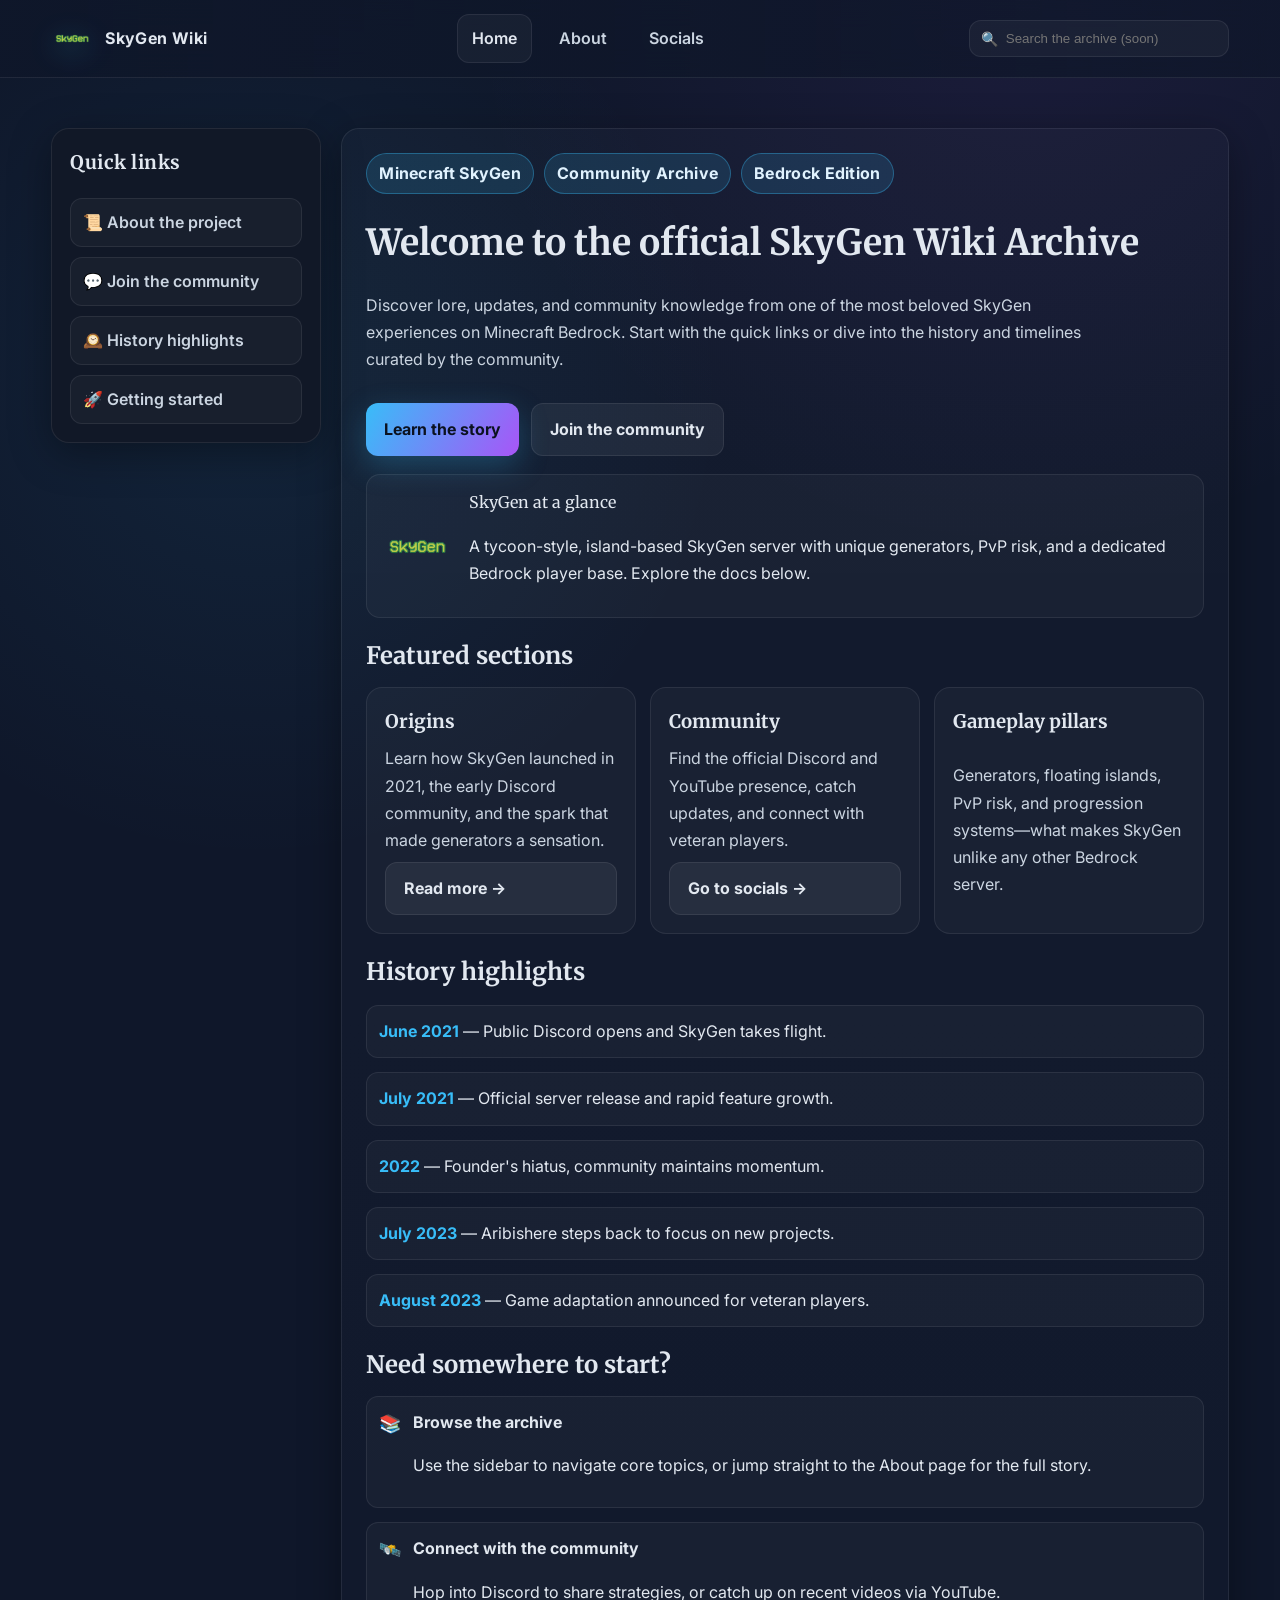
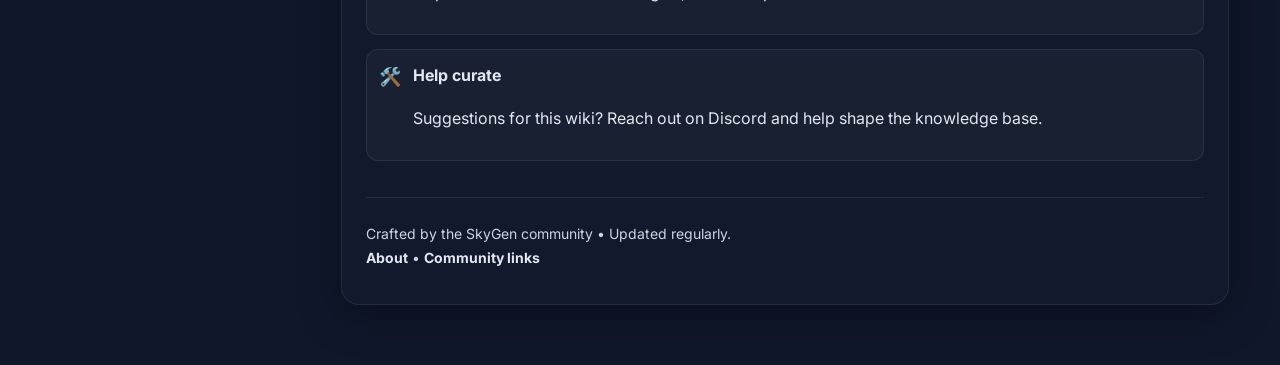
<file: index.html>
<!DOCTYPE html>
<html lang="en">

<head>
  <meta charset="UTF-8" />
  <meta name="viewport" content="width=device-width, initial-scale=1.0" />
  <title>SkyGen Wiki</title>
  <link rel="preconnect" href="https://fonts.googleapis.com">
  <link rel="preconnect" href="https://fonts.gstatic.com" crossorigin>
  <link href="https://fonts.googleapis.com/css2?family=Inter:wght@400;600;700&family=Merriweather:wght@700&display=swap"
    rel="stylesheet">
  <link rel="stylesheet" href="style.css" />
</head>

<body>
  <header class="topbar">
    <div class="page-shell topbar-inner">
      <div class="brand">
        <img src="SkyGen_logo.png" alt="SkyGen logo" />
        <div class="brand-name">SkyGen Wiki</div>
      </div>
      <nav class="nav" aria-label="Primary">
        <a href="index.html" class="active">Home</a>
        <a href="about.html">About</a>
        <a href="socials.html">Socials</a>
      </nav>
      <div class="search">
        <span class="icon">🔍</span>
        <input aria-label="Search" type="search" placeholder="Search the archive (soon)" />
      </div>
    </div>
  </header>

  <div class="page-shell">
    <div class="layout">
      <aside class="sidebar">
        <h3>Quick links</h3>
        <div class="links">
          <a href="about.html">📜 About the project</a>
          <a href="socials.html">💬 Join the community</a>
          <a href="#history">🕰️ History highlights</a>
          <a href="#get-started">🚀 Getting started</a>
        </div>
      </aside>

      <main class="content-card">
        <section class="hero">
          <div class="badges">
            <span class="badge">Minecraft SkyGen</span>
            <span class="badge">Community Archive</span>
            <span class="badge">Bedrock Edition</span>
          </div>
          <h1>Welcome to the official <strong>SkyGen</strong> Wiki Archive</h1>
          <p>
            Discover lore, updates, and community knowledge from one of the most beloved SkyGen experiences on
            Minecraft Bedrock. Start with the quick links or dive into the history and timelines curated by the
            community.
          </p>
          <div class="cta-row" id="get-started">
            <a class="button primary" href="about.html">Learn the story</a>
            <a class="button" href="socials.html">Join the community</a>
          </div>
        </section>

        <div class="logo-panel">
          <img src="SkyGen_logo.png" alt="SkyGen logo" />
          <div>
            <div class="section-title">SkyGen at a glance</div>
            <p class="muted">A tycoon-style, island-based SkyGen server with unique generators, PvP risk, and a dedicated
              Bedrock player base. Explore the docs below.</p>
          </div>
        </div>

        <section style="margin-top: 18px;">
          <h2 class="section-title">Featured sections</h2>
          <div class="grid">
            <div class="card">
              <h3>Origins</h3>
              <p>Learn how SkyGen launched in 2021, the early Discord community, and the spark that made generators a
                sensation.</p>
              <a class="button" href="about.html">Read more →</a>
            </div>
            <div class="card">
              <h3>Community</h3>
              <p>Find the official Discord and YouTube presence, catch updates, and connect with veteran players.</p>
              <a class="button" href="socials.html">Go to socials →</a>
            </div>
            <div class="card">
              <h3>Gameplay pillars</h3>
              <p>Generators, floating islands, PvP risk, and progression systems—what makes SkyGen unlike any other
                Bedrock server.</p>
            </div>
          </div>
        </section>

        <section id="history" style="margin-top: 18px;">
          <h2 class="section-title">History highlights</h2>
          <div class="timeline">
            <div class="timeline-item"><strong>June 2021</strong> — Public Discord opens and SkyGen takes flight.
            </div>
            <div class="timeline-item"><strong>July 2021</strong> — Official server release and rapid feature growth.</div>
            <div class="timeline-item"><strong>2022</strong> — Founder's hiatus, community maintains momentum.</div>
            <div class="timeline-item"><strong>July 2023</strong> — Aribishere steps back to focus on new projects.</div>
            <div class="timeline-item"><strong>August 2023</strong> — Game adaptation announced for veteran players.</div>
          </div>
        </section>

        <section style="margin-top: 18px;">
          <h2 class="section-title">Need somewhere to start?</h2>
          <div class="info-list">
            <div class="info-item">
              <div class="icon">📚</div>
              <div>
                <strong>Browse the archive</strong>
                <p>Use the sidebar to navigate core topics, or jump straight to the About page for the full story.</p>
              </div>
            </div>
            <div class="info-item">
              <div class="icon">🛰️</div>
              <div>
                <strong>Connect with the community</strong>
                <p>Hop into Discord to share strategies, or catch up on recent videos via YouTube.</p>
              </div>
            </div>
            <div class="info-item">
              <div class="icon">🛠️</div>
              <div>
                <strong>Help curate</strong>
                <p>Suggestions for this wiki? Reach out on Discord and help shape the knowledge base.</p>
              </div>
            </div>
          </div>
        </section>

        <footer class="footer">
          <div>Crafted by the SkyGen community • Updated regularly.</div>
          <div><a href="about.html">About</a> • <a href="socials.html">Community links</a></div>
        </footer>
      </main>
    </div>
  </div>
</body>

</html>
</file>
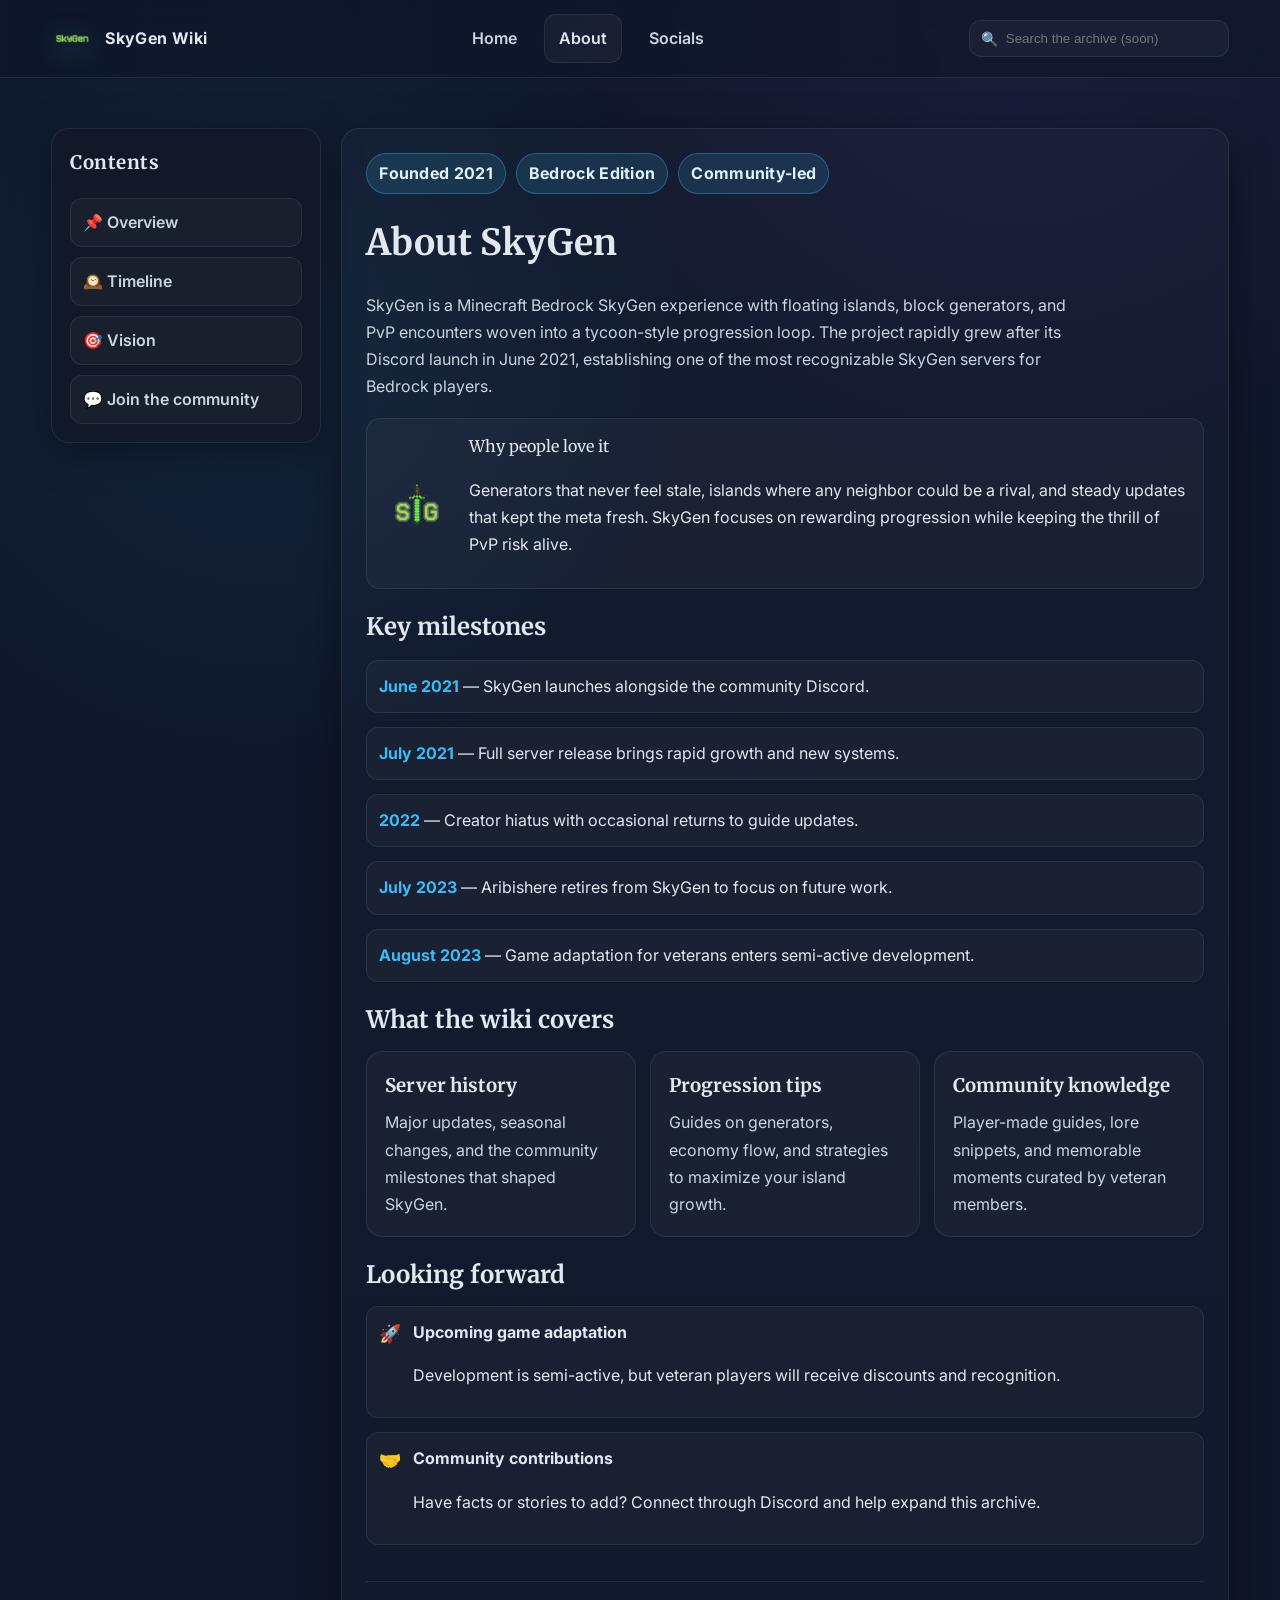
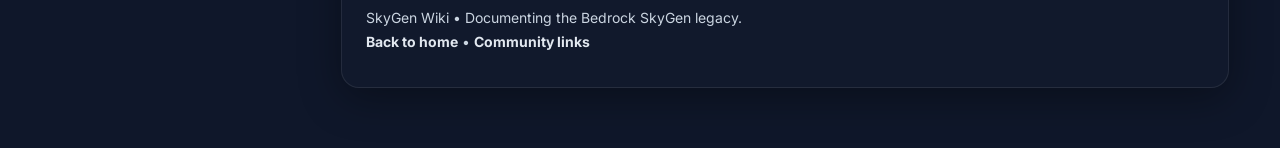
<file: about.html>
<!DOCTYPE html>
<html lang="en">

<head>
  <meta charset="UTF-8" />
  <meta name="viewport" content="width=device-width, initial-scale=1.0" />
  <title>SkyGen Wiki | About</title>
  <link rel="preconnect" href="https://fonts.googleapis.com">
  <link rel="preconnect" href="https://fonts.gstatic.com" crossorigin>
  <link href="https://fonts.googleapis.com/css2?family=Inter:wght@400;600;700&family=Merriweather:wght@700&display=swap"
    rel="stylesheet">
  <link rel="stylesheet" href="style.css" />
</head>

<body>
  <header class="topbar">
    <div class="page-shell topbar-inner">
      <div class="brand">
        <img src="SkyGen_logo.png" alt="SkyGen logo" />
        <div class="brand-name">SkyGen Wiki</div>
      </div>
      <nav class="nav" aria-label="Primary">
        <a href="index.html">Home</a>
        <a href="about.html" class="active">About</a>
        <a href="socials.html">Socials</a>
      </nav>
      <div class="search">
        <span class="icon">🔍</span>
        <input aria-label="Search" type="search" placeholder="Search the archive (soon)" />
      </div>
    </div>
  </header>

  <div class="page-shell">
    <div class="layout">
      <aside class="sidebar">
        <h3>Contents</h3>
        <div class="links">
          <a href="#overview">📌 Overview</a>
          <a href="#timeline">🕰️ Timeline</a>
          <a href="#vision">🎯 Vision</a>
          <a href="socials.html">💬 Join the community</a>
        </div>
      </aside>

      <main class="content-card">
        <section class="hero" id="overview">
          <div class="badges">
            <span class="badge">Founded 2021</span>
            <span class="badge">Bedrock Edition</span>
            <span class="badge">Community-led</span>
          </div>
          <h1>About SkyGen</h1>
          <p>
            SkyGen is a Minecraft Bedrock SkyGen experience with floating islands, block generators, and PvP encounters
            woven into a tycoon-style progression loop. The project rapidly grew after its Discord launch in June 2021,
            establishing one of the most recognizable SkyGen servers for Bedrock players.
          </p>
        </section>

        <section style="margin-top: 12px;">
          <div class="logo-panel">
            <img src="skygen_logo2.png" alt="SkyGen secondary logo" />
            <div>
              <div class="section-title">Why people love it</div>
              <p class="muted">
                Generators that never feel stale, islands where any neighbor could be a rival, and steady updates that kept
                the meta fresh. SkyGen focuses on rewarding progression while keeping the thrill of PvP risk alive.
              </p>
            </div>
          </div>
        </section>

        <section id="timeline" style="margin-top: 18px;">
          <h2 class="section-title">Key milestones</h2>
          <div class="timeline">
            <div class="timeline-item"><strong>June 2021</strong> — SkyGen launches alongside the community Discord.</div>
            <div class="timeline-item"><strong>July 2021</strong> — Full server release brings rapid growth and new systems.</div>
            <div class="timeline-item"><strong>2022</strong> — Creator hiatus with occasional returns to guide updates.</div>
            <div class="timeline-item"><strong>July 2023</strong> — Aribishere retires from SkyGen to focus on future work.</div>
            <div class="timeline-item"><strong>August 2023</strong> — Game adaptation for veterans enters semi-active development.</div>
          </div>
        </section>

        <section id="vision" style="margin-top: 18px;">
          <h2 class="section-title">What the wiki covers</h2>
          <div class="grid">
            <div class="card">
              <h3>Server history</h3>
              <p>Major updates, seasonal changes, and the community milestones that shaped SkyGen.</p>
            </div>
            <div class="card">
              <h3>Progression tips</h3>
              <p>Guides on generators, economy flow, and strategies to maximize your island growth.</p>
            </div>
            <div class="card">
              <h3>Community knowledge</h3>
              <p>Player-made guides, lore snippets, and memorable moments curated by veteran members.</p>
            </div>
          </div>
        </section>

        <section style="margin-top: 18px;">
          <h2 class="section-title">Looking forward</h2>
          <div class="info-list">
            <div class="info-item">
              <div class="icon">🚀</div>
              <div>
                <strong>Upcoming game adaptation</strong>
                <p>Development is semi-active, but veteran players will receive discounts and recognition.</p>
              </div>
            </div>
            <div class="info-item">
              <div class="icon">🤝</div>
              <div>
                <strong>Community contributions</strong>
                <p>Have facts or stories to add? Connect through Discord and help expand this archive.</p>
              </div>
            </div>
          </div>
        </section>

        <footer class="footer">
          <div>SkyGen Wiki • Documenting the Bedrock SkyGen legacy.</div>
          <div><a href="index.html">Back to home</a> • <a href="socials.html">Community links</a></div>
        </footer>
      </main>
    </div>
  </div>
</body>

</html>
</file>
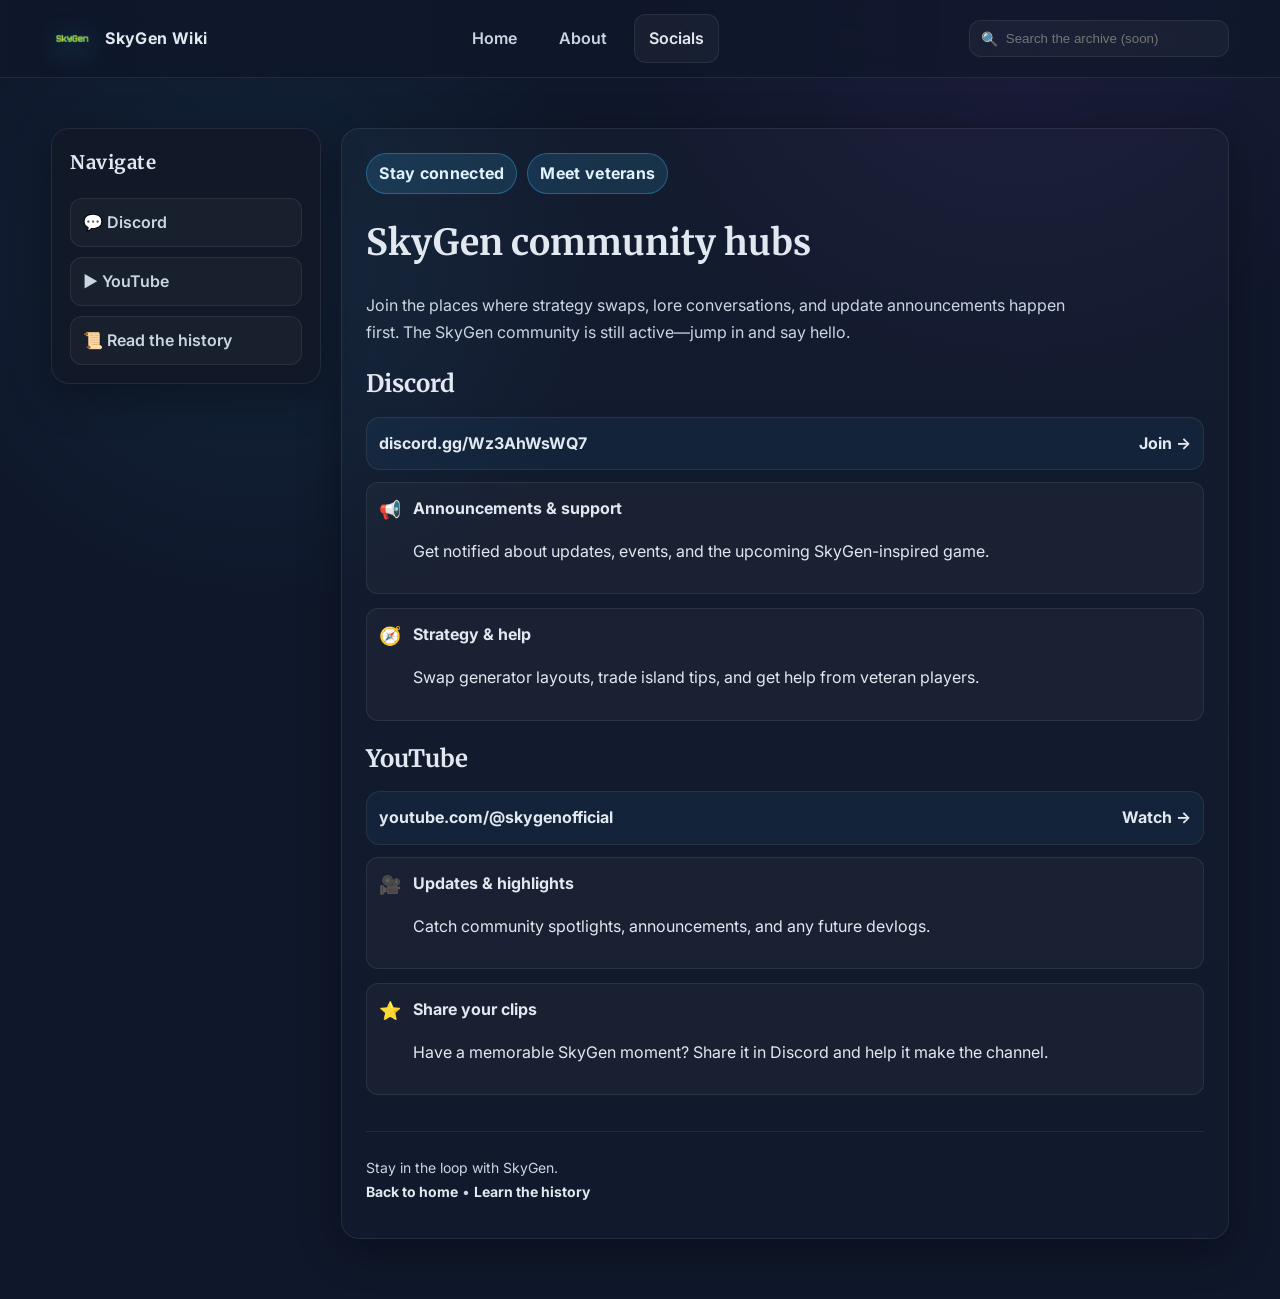
<file: socials.html>
<!DOCTYPE html>
<html lang="en">

<head>
  <meta charset="UTF-8" />
  <meta name="viewport" content="width=device-width, initial-scale=1.0" />
  <title>SkyGen Wiki | Socials</title>
  <link rel="preconnect" href="https://fonts.googleapis.com">
  <link rel="preconnect" href="https://fonts.gstatic.com" crossorigin>
  <link href="https://fonts.googleapis.com/css2?family=Inter:wght@400;600;700&family=Merriweather:wght@700&display=swap"
    rel="stylesheet">
  <link rel="stylesheet" href="style.css" />
</head>

<body>
  <header class="topbar">
    <div class="page-shell topbar-inner">
      <div class="brand">
        <img src="SkyGen_logo.png" alt="SkyGen logo" />
        <div class="brand-name">SkyGen Wiki</div>
      </div>
      <nav class="nav" aria-label="Primary">
        <a href="index.html">Home</a>
        <a href="about.html">About</a>
        <a href="socials.html" class="active">Socials</a>
      </nav>
      <div class="search">
        <span class="icon">🔍</span>
        <input aria-label="Search" type="search" placeholder="Search the archive (soon)" />
      </div>
    </div>
  </header>

  <div class="page-shell">
    <div class="layout">
      <aside class="sidebar">
        <h3>Navigate</h3>
        <div class="links">
          <a href="#discord">💬 Discord</a>
          <a href="#youtube">▶️ YouTube</a>
          <a href="about.html">📜 Read the history</a>
        </div>
      </aside>

      <main class="content-card">
        <section class="hero">
          <div class="badges">
            <span class="badge">Stay connected</span>
            <span class="badge">Meet veterans</span>
          </div>
          <h1>SkyGen community hubs</h1>
          <p>
            Join the places where strategy swaps, lore conversations, and update announcements happen first. The SkyGen
            community is still active—jump in and say hello.
          </p>
        </section>

        <section id="discord" style="margin-top: 12px;">
          <h2 class="section-title">Discord</h2>
          <div class="social-links">
            <a href="https://discord.gg/Wz3AhWsWQ7" target="_blank" rel="noopener noreferrer">
              <span>discord.gg/Wz3AhWsWQ7</span>
              <span>Join →</span>
            </a>
          </div>
          <div class="info-list" style="margin-top: 12px;">
            <div class="info-item">
              <div class="icon">📢</div>
              <div>
                <strong>Announcements & support</strong>
                <p>Get notified about updates, events, and the upcoming SkyGen-inspired game.</p>
              </div>
            </div>
            <div class="info-item">
              <div class="icon">🧭</div>
              <div>
                <strong>Strategy & help</strong>
                <p>Swap generator layouts, trade island tips, and get help from veteran players.</p>
              </div>
            </div>
          </div>
        </section>

        <section id="youtube" style="margin-top: 18px;">
          <h2 class="section-title">YouTube</h2>
          <div class="social-links">
            <a href="https://www.youtube.com/@skygenofficial" target="_blank" rel="noopener noreferrer">
              <span>youtube.com/@skygenofficial</span>
              <span>Watch →</span>
            </a>
          </div>
          <div class="info-list" style="margin-top: 12px;">
            <div class="info-item">
              <div class="icon">🎥</div>
              <div>
                <strong>Updates & highlights</strong>
                <p>Catch community spotlights, announcements, and any future devlogs.</p>
              </div>
            </div>
            <div class="info-item">
              <div class="icon">⭐</div>
              <div>
                <strong>Share your clips</strong>
                <p>Have a memorable SkyGen moment? Share it in Discord and help it make the channel.</p>
              </div>
            </div>
          </div>
        </section>

        <footer class="footer">
          <div>Stay in the loop with SkyGen.</div>
          <div><a href="index.html">Back to home</a> • <a href="about.html">Learn the history</a></div>
        </footer>
      </main>
    </div>
  </div>
</body>

</html>
</file>
<file: style.css>
:root {
  --bg: #0f172a;
  --bg-soft: #111827;
  --panel: #111827;
  --muted: #cbd5e1;
  --text: #e2e8f0;
  --accent: #38bdf8;
  --accent-2: #a855f7;
  --border: rgba(255, 255, 255, 0.08);
  --shadow: 0 10px 40px rgba(0, 0, 0, 0.35);
  --radius: 18px;
  --font-body: "Inter", "Segoe UI", system-ui, -apple-system, sans-serif;
  --font-heading: "Merriweather", "Georgia", serif;
}

* {
  box-sizing: border-box;
}

body {
  margin: 0;
  min-height: 100vh;
  background: radial-gradient(circle at 20% 20%, rgba(56, 189, 248, 0.08), transparent 25%),
    radial-gradient(circle at 80% 0%, rgba(168, 85, 247, 0.08), transparent 25%),
    var(--bg);
  color: var(--text);
  font-family: var(--font-body);
  line-height: 1.7;
  display: flex;
  flex-direction: column;
}

a {
  color: inherit;
  text-decoration: none;
}

a:hover {
  color: var(--accent);
}

.page-shell {
  width: min(1200px, 92vw);
  margin: 0 auto;
  padding: 24px 0 60px;
}

.topbar {
  position: sticky;
  top: 0;
  z-index: 10;
  backdrop-filter: blur(14px);
  background: linear-gradient(90deg, rgba(15, 23, 42, 0.9), rgba(15, 23, 42, 0.7));
  border-bottom: 1px solid var(--border);
}

.topbar-inner {
  display: flex;
  align-items: center;
  justify-content: space-between;
  gap: 16px;
  padding: 14px 0;
}

.brand {
  display: flex;
  align-items: center;
  gap: 12px;
}

.brand img {
  width: 42px;
  height: 42px;
  object-fit: contain;
  filter: drop-shadow(0 6px 14px rgba(56, 189, 248, 0.4));
}

.brand-name {
  font-weight: 700;
  letter-spacing: 0.4px;
}

.nav {
  display: flex;
  align-items: center;
  gap: 12px;
}

.nav a {
  padding: 10px 14px;
  border-radius: 12px;
  border: 1px solid transparent;
  color: var(--muted);
  transition: all 0.2s ease;
  font-weight: 600;
}

.nav a.active,
.nav a:hover {
  border-color: var(--border);
  color: var(--text);
  background: rgba(255, 255, 255, 0.04);
}

.search {
  position: relative;
  flex: 1;
  max-width: 260px;
}

.search input {
  width: 100%;
  padding: 10px 14px 10px 36px;
  border-radius: 12px;
  border: 1px solid var(--border);
  background: rgba(255, 255, 255, 0.04);
  color: var(--text);
}

.search .icon {
  position: absolute;
  top: 50%;
  left: 12px;
  transform: translateY(-50%);
  font-size: 14px;
  color: var(--muted);
}

.layout {
  display: grid;
  grid-template-columns: 270px 1fr;
  gap: 20px;
  margin-top: 26px;
}

.sidebar {
  padding: 18px;
  border-radius: var(--radius);
  background: var(--panel);
  border: 1px solid var(--border);
  box-shadow: var(--shadow);
  position: sticky;
  top: 92px;
  height: fit-content;
}

.sidebar h3 {
  margin-top: 0;
  font-family: var(--font-heading);
  letter-spacing: 0.5px;
}

.sidebar .links {
  display: grid;
  gap: 10px;
}

.sidebar a {
  padding: 10px 12px;
  border-radius: 12px;
  background: rgba(255, 255, 255, 0.03);
  border: 1px solid var(--border);
  color: var(--muted);
  font-weight: 600;
}

.sidebar a:hover {
  background: rgba(56, 189, 248, 0.08);
  border-color: rgba(56, 189, 248, 0.5);
  color: var(--text);
}

.content-card {
  background: linear-gradient(180deg, rgba(255, 255, 255, 0.02), rgba(255, 255, 255, 0.01));
  border: 1px solid var(--border);
  border-radius: var(--radius);
  padding: 24px;
  box-shadow: var(--shadow);
}

.hero {
  display: grid;
  gap: 18px;
  margin-bottom: 18px;
}

.hero h1 {
  font-family: var(--font-heading);
  font-size: clamp(28px, 4vw, 36px);
  margin: 0;
}

.hero p {
  margin: 0;
  color: var(--muted);
  max-width: 720px;
}

.badges {
  display: flex;
  flex-wrap: wrap;
  gap: 10px;
}

.badge {
  padding: 6px 12px;
  border-radius: 999px;
  background: rgba(56, 189, 248, 0.14);
  color: #e0f2fe;
  border: 1px solid rgba(56, 189, 248, 0.35);
  font-weight: 700;
  letter-spacing: 0.3px;
}

.cta-row {
  display: flex;
  flex-wrap: wrap;
  gap: 12px;
  margin-top: 12px;
}

.button {
  padding: 12px 18px;
  border-radius: 12px;
  font-weight: 700;
  border: 1px solid var(--border);
  background: rgba(255, 255, 255, 0.06);
  color: var(--text);
  display: inline-flex;
  align-items: center;
  gap: 8px;
  text-decoration: none;
}

.button.primary {
  background: linear-gradient(120deg, #38bdf8, #a855f7);
  border: none;
  color: #0b1220;
  box-shadow: 0 10px 30px rgba(56, 189, 248, 0.25);
}

.grid {
  display: grid;
  gap: 14px;
  grid-template-columns: repeat(auto-fit, minmax(260px, 1fr));
  margin-top: 10px;
}

.card {
  background: rgba(255, 255, 255, 0.03);
  border: 1px solid var(--border);
  border-radius: 16px;
  padding: 18px;
  display: grid;
  gap: 8px;
  height: 100%;
}

.card h3 {
  margin: 0;
  font-family: var(--font-heading);
}

.card p {
  margin: 0;
  color: var(--muted);
}

.info-list {
  display: grid;
  gap: 14px;
  margin-top: 10px;
}

.info-item {
  display: flex;
  gap: 12px;
  padding: 12px;
  border-radius: 12px;
  background: rgba(255, 255, 255, 0.03);
  border: 1px solid var(--border);
}

.info-item .icon {
  font-size: 18px;
  color: var(--accent);
}

.section-title {
  margin: 0 0 6px;
  font-family: var(--font-heading);
}

.footer {
  margin-top: 36px;
  padding: 24px 0 10px;
  color: var(--muted);
  border-top: 1px solid var(--border);
  font-size: 14px;
}

.footer a {
  color: var(--text);
  font-weight: 700;
}

.logo-panel {
  display: flex;
  align-items: center;
  gap: 16px;
  padding: 14px;
  border-radius: 14px;
  background: rgba(255, 255, 255, 0.03);
  border: 1px solid var(--border);
}

.logo-panel img {
  width: 72px;
  height: auto;
  object-fit: contain;
}

.timeline {
  display: grid;
  gap: 14px;
  margin-top: 12px;
}

.timeline-item {
  padding: 12px;
  border-radius: 12px;
  border: 1px solid var(--border);
  background: rgba(255, 255, 255, 0.03);
}

.timeline-item strong {
  color: var(--accent);
}

.social-links {
  display: grid;
  gap: 12px;
  margin-top: 12px;
}

.social-links a {
  padding: 12px;
  border-radius: 14px;
  border: 1px solid var(--border);
  background: rgba(56, 189, 248, 0.06);
  color: #e0f2fe;
  font-weight: 700;
  display: flex;
  align-items: center;
  justify-content: space-between;
}

.social-links a span {
  color: var(--text);
}

@media (max-width: 960px) {
  .layout {
    grid-template-columns: 1fr;
  }

  .sidebar {
    position: relative;
    top: auto;
  }

  .topbar-inner {
    flex-wrap: wrap;
  }

  .search {
    order: 3;
    width: 100%;
  }
}
</file>
